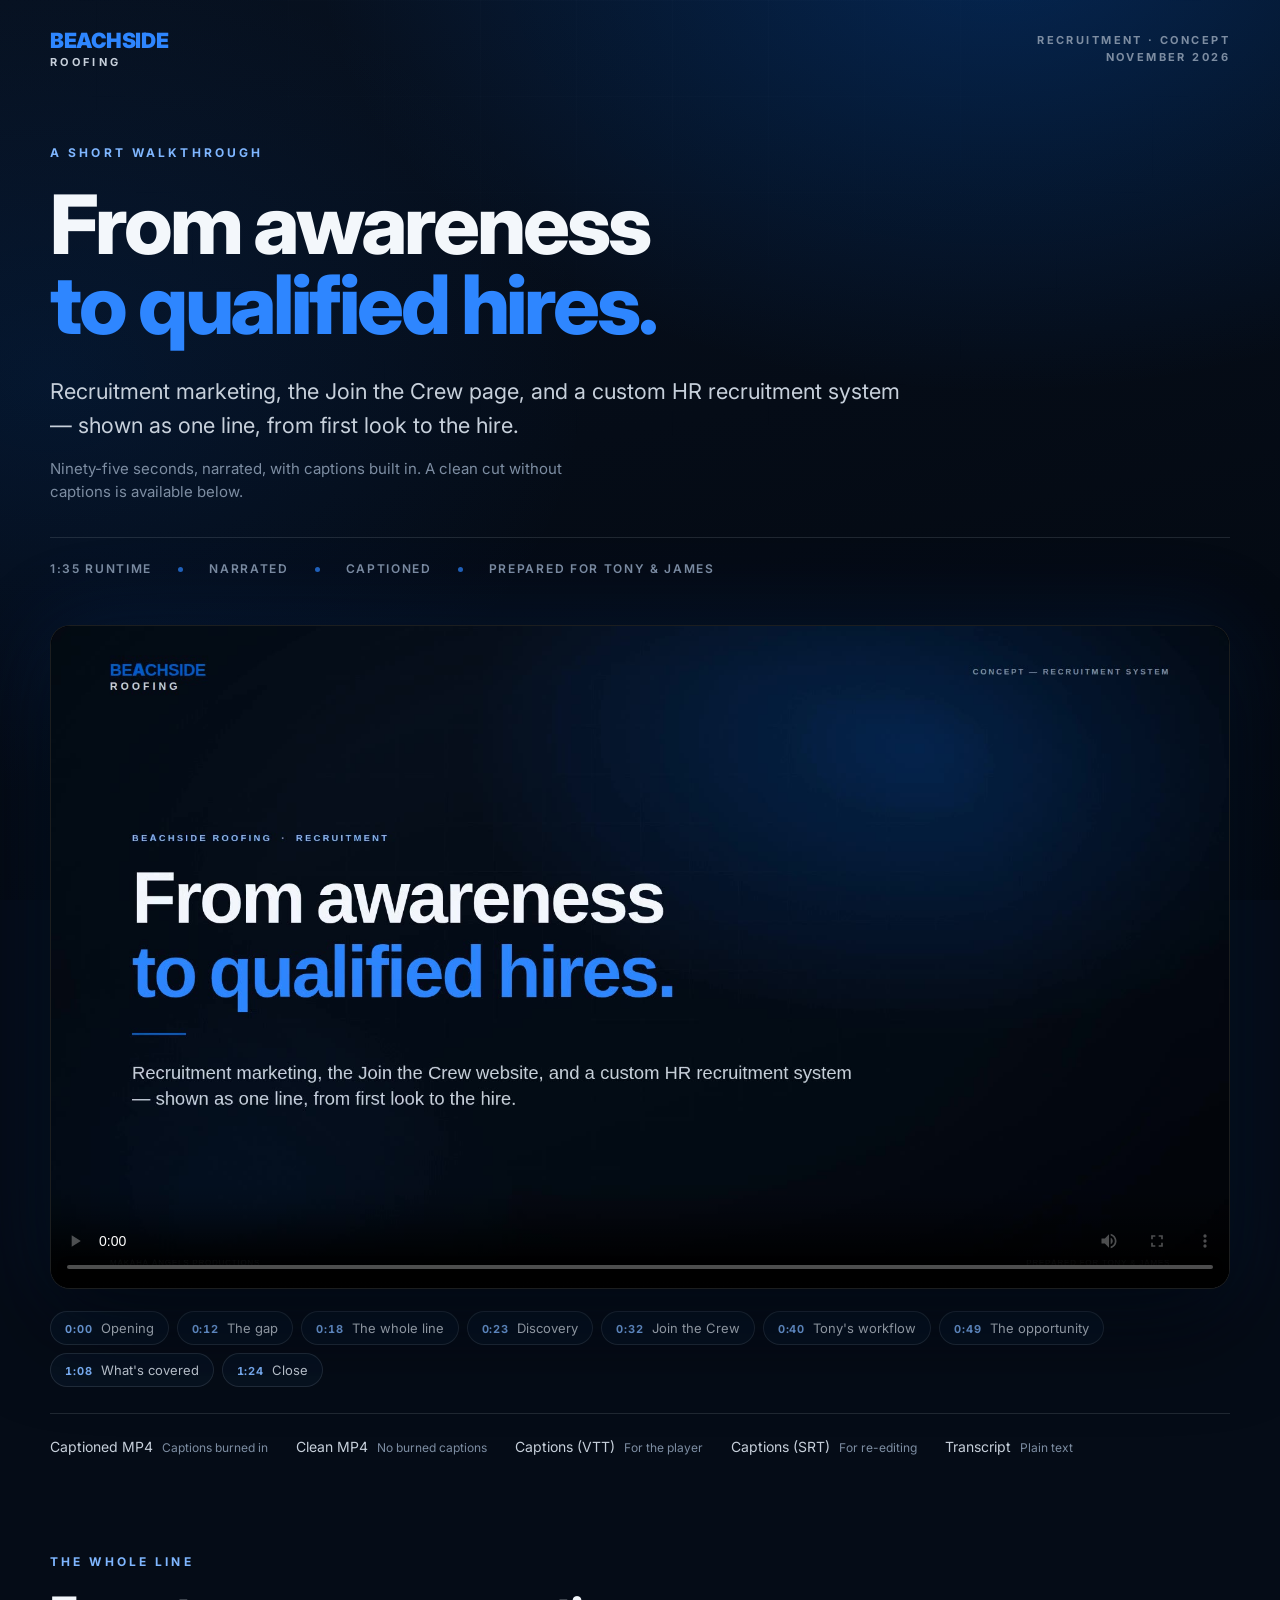
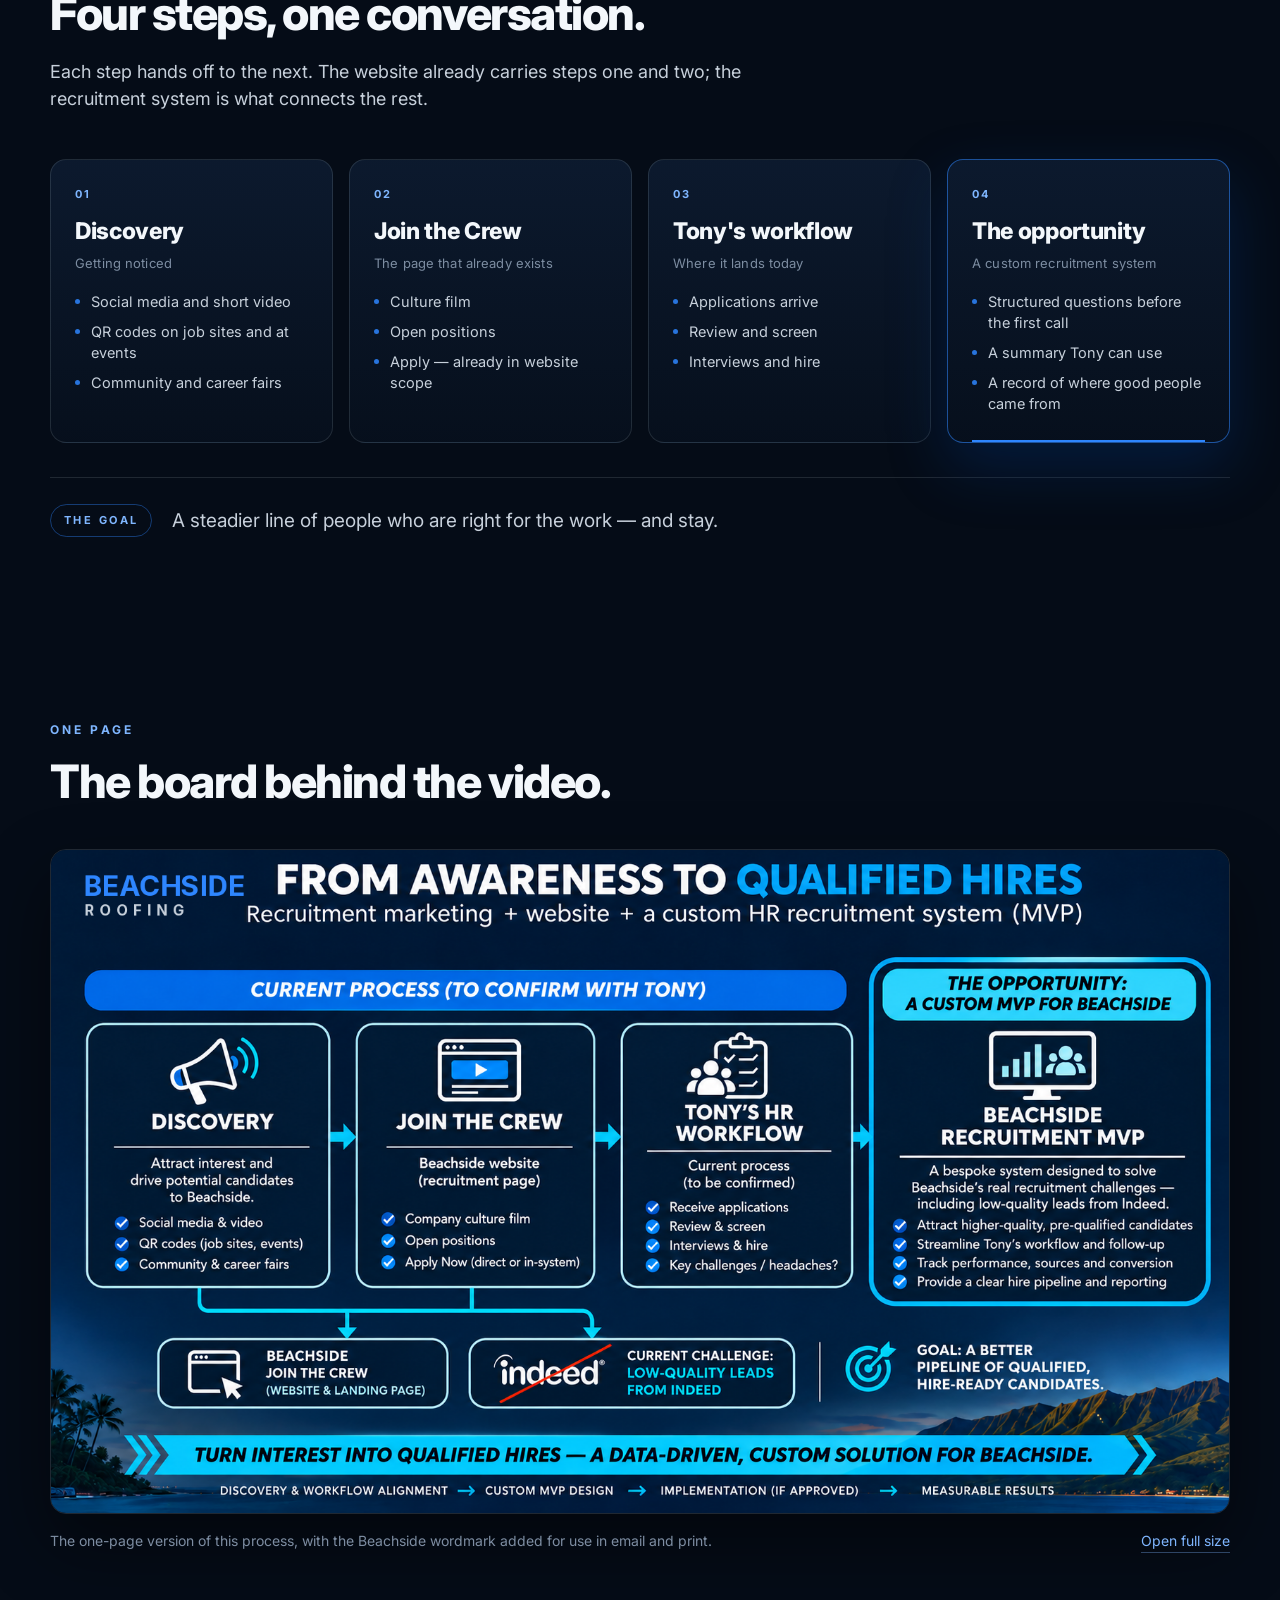
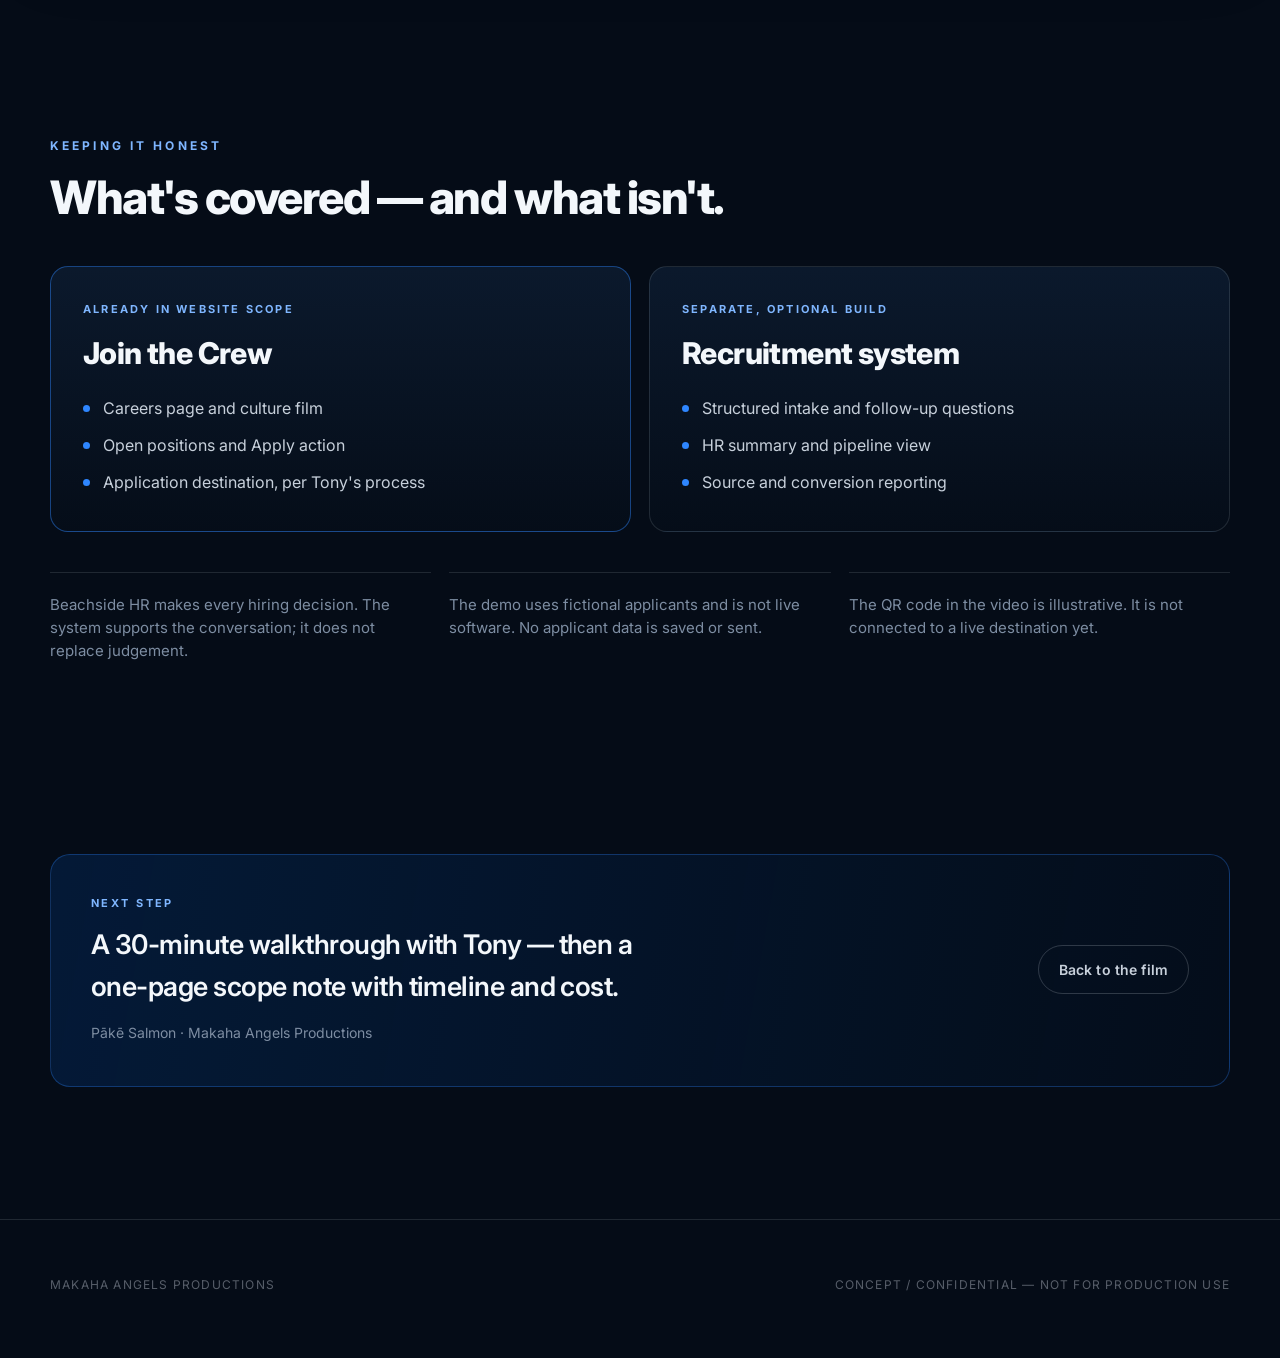
<file: index.html>
<!doctype html>
<html lang="en">
<head>
<meta charset="utf-8">
<meta name="viewport" content="width=device-width, initial-scale=1">
<title>Beachside Roofing — From awareness to qualified hires</title>
<meta name="description" content="A ninety-five second walkthrough of the Beachside recruitment process: discovery, Join the Crew, Tony's HR workflow, and the custom recruitment system.">
<meta name="robots" content="noindex, nofollow, noarchive">
<meta name="theme-color" content="#050c17">

<meta property="og:type" content="website">
<meta property="og:title" content="Beachside Roofing — From awareness to qualified hires">
<meta property="og:description" content="A short, narrated walkthrough of the recruitment process, prepared for Tony and James.">
<meta property="og:image" content="media/poster.jpg">
<meta property="og:image:width" content="1920">
<meta property="og:image:height" content="1080">
<meta name="twitter:card" content="summary_large_image">
<meta name="twitter:title" content="Beachside Roofing — From awareness to qualified hires">
<meta name="twitter:description" content="A short, narrated walkthrough of the recruitment process, prepared for Tony and James.">
<meta name="twitter:image" content="media/poster.jpg">

<link rel="preconnect" href="https://fonts.googleapis.com">
<link rel="preconnect" href="https://fonts.gstatic.com" crossorigin>
<link href="https://fonts.googleapis.com/css2?family=Inter:wght@400;500;600;700;800;900&display=swap" rel="stylesheet">
<link rel="stylesheet" href="explainer.css">
</head>
<body>

<header class="site-header">
  <div class="wrap">
    <a class="wordmark" id="wordmark" href="#top"></a>
    <div class="header-meta" id="header-meta"></div>
  </div>
</header>

<main id="top">
  <div id="explainer"></div>
  <noscript>
    <div class="wrap" style="padding:60px 0">
      <h1 style="font-size:42px;line-height:1.05;letter-spacing:-.03em">From awareness to qualified hires.</h1>
      <p style="margin-top:20px;color:#c7d0db;max-width:62ch">A ninety-five second walkthrough of the Beachside recruitment process: discovery, Join the Crew, Tony's HR workflow, and the custom recruitment system.</p>
      <p style="margin-top:18px"><a style="color:#7fb6ff" href="media/beachside-explainer-captioned.mp4">Watch the captioned film</a></p>
    </div>
  </noscript>
</main>

<footer class="site-footer">
  <div class="wrap">
    <p id="footer-left"></p>
    <p id="footer-right"></p>
  </div>
</footer>

<script src="explainer.config.js"></script>
<script src="explainer.js"></script>
</body>
</html>
<link rel="icon" href="data:image/svg+xml,%3Csvg xmlns='http://www.w3.org/2000/svg' viewBox='0 0 64 64'%3E%3Crect width='64' height='64' rx='12' fill='%23050c17'/%3E%3Ctext x='32' y='45' font-family='Helvetica,Arial' font-size='38' font-weight='bold' fill='%232e86ff' text-anchor='middle'%3EB%3C/text%3E%3C/svg%3E">
</file>
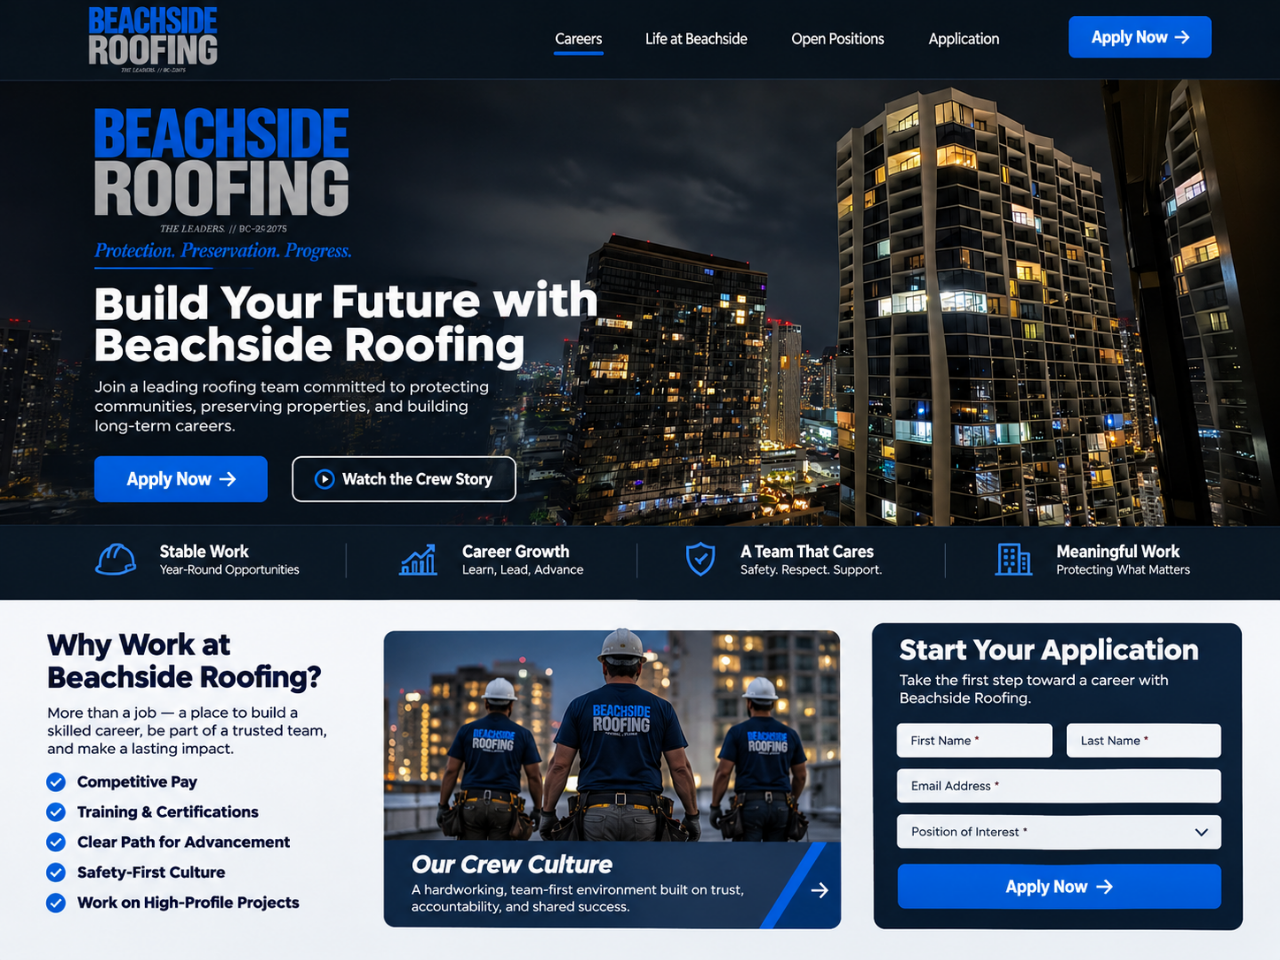
<file: careers/index.html>
<!doctype html>
<html lang="en">
<head>
<meta charset="utf-8">
<meta name="viewport" content="width=device-width, initial-scale=1">
<title>Beachside Roofing — Careers Landing Page</title>
<style>
  html,body{margin:0;padding:0;background:#0b0c0e}
  img{display:block;width:100%;height:auto}
</style>
</head>
<body>
<img src="BeachsideRoofingCareersLandingPage.png" alt="Beachside Roofing careers landing page">
</body>
</html>
</file>
<file: explainer.css>
/* Beachside Recruitment Explainer — presentation layer
   Brand tokens are read from the config and written to :root by explainer.js. */

:root {
  --navy: #050c17;
  --navy-2: #0a182b;
  --blue: #005aca;
  --bright: #2e86ff;
  --pale: #7fb6ff;
  --silver: #c7d0db;
  --white: #f3f7fb;
  --muted: #7d8da2;
  --line: rgba(199, 208, 219, 0.14);
  --line-strong: rgba(199, 208, 219, 0.22);
  --max: 1180px;
}

* { margin: 0; padding: 0; box-sizing: border-box; }

html { scroll-behavior: smooth; }

body {
  background: var(--navy);
  color: var(--white);
  font-family: Inter, -apple-system, BlinkMacSystemFont, "Segoe UI", Helvetica, Arial, sans-serif;
  -webkit-font-smoothing: antialiased;
  text-rendering: optimizeLegibility;
  line-height: 1.55;
  overflow-x: hidden;
}

body::before {
  content: "";
  position: fixed;
  inset: 0;
  z-index: -1;
  background:
    radial-gradient(1100px 720px at 78% -6%, rgba(0, 90, 202, 0.30), transparent 62%),
    radial-gradient(900px 700px at 4% 42%, rgba(0, 90, 202, 0.12), transparent 60%),
    linear-gradient(168deg, #071120 0%, #050c17 48%, #03080f 100%);
}

body::after {
  content: "";
  position: fixed;
  inset: 0;
  z-index: -1;
  pointer-events: none;
  opacity: 0.35;
  background-image:
    linear-gradient(rgba(199, 208, 219, 0.05) 1px, transparent 1px),
    linear-gradient(90deg, rgba(199, 208, 219, 0.05) 1px, transparent 1px);
  background-size: 96px 96px;
  mask-image: radial-gradient(900px 700px at 50% 0%, #000 10%, transparent 75%);
}

.wrap { width: min(var(--max), 100% - 48px); margin-inline: auto; }

/* ---------- header ---------- */
.site-header { padding: 30px 0 0; }
.site-header .wrap { display: flex; align-items: center; justify-content: space-between; gap: 24px; }

.wordmark { display: block; text-decoration: none; line-height: 1; }
.wordmark .b {
  display: block; font-size: 21px; font-weight: 900; letter-spacing: -0.02em;
  color: var(--bright); line-height: 1;
}
.wordmark .r {
  display: block; font-size: 11px; font-weight: 700; letter-spacing: 0.30em;
  color: var(--silver); margin-top: 6px; line-height: 1;
}

.header-meta {
  font-size: 11px; font-weight: 700; letter-spacing: 0.22em; text-transform: uppercase;
  color: var(--muted); text-align: right;
}

/* ---------- hero ---------- */
.hero { padding: 76px 0 0; }
.kicker {
  font-size: 12px; font-weight: 700; letter-spacing: 0.26em; text-transform: uppercase;
  color: var(--pale);
}
.hero h1 {
  margin-top: 22px;
  font-size: clamp(42px, 6.4vw, 88px);
  font-weight: 800;
  letter-spacing: -0.038em;
  line-height: 0.98;
  max-width: 15ch;
}
.hero h1 .accent { color: var(--bright); display: block; }
.hero .lede {
  margin-top: 30px; font-size: clamp(18px, 1.7vw, 22px); line-height: 1.55;
  color: var(--silver); max-width: 62ch;
}
.hero .secondary { margin-top: 14px; font-size: 15px; color: var(--muted); max-width: 60ch; }

.hero-foot {
  display: flex; flex-wrap: wrap; gap: 14px 26px; align-items: center;
  margin-top: 34px; padding-top: 22px; border-top: 1px solid var(--line);
  font-size: 12px; letter-spacing: 0.14em; text-transform: uppercase; color: var(--muted);
  font-weight: 600;
}
.hero-foot .dot { width: 5px; height: 5px; border-radius: 50%; background: var(--bright); opacity: 0.7; }

/* ---------- buttons ---------- */
.btn {
  display: inline-flex; align-items: center; gap: 10px;
  padding: 13px 20px; border-radius: 999px; border: 1px solid transparent;
  font-size: 14px; font-weight: 600; letter-spacing: 0.01em; text-decoration: none;
  color: var(--white); background: var(--blue); cursor: pointer;
  transition: transform 0.18s ease, background 0.18s ease, border-color 0.18s ease;
}
.btn:hover { background: #0a6ae0; transform: translateY(-1px); }
.btn.ghost { background: transparent; border-color: var(--line-strong); color: var(--silver); }
.btn.ghost:hover { border-color: var(--bright); color: var(--white); background: rgba(46, 134, 255, 0.08); }
.btn svg { width: 15px; height: 15px; }

/* ---------- video ---------- */
.player { padding: 46px 0 0; }
.player-shell {
  position: relative; border-radius: 20px; overflow: hidden; background: #000;
  border: 1px solid var(--line); box-shadow: 0 40px 90px rgba(0, 0, 0, 0.55), 0 0 90px rgba(0, 90, 202, 0.18);
}
.player-shell video { display: block; width: 100%; aspect-ratio: 16 / 9; background: #000; }

.chapters { display: flex; flex-wrap: wrap; gap: 8px; margin-top: 22px; }
.chapter {
  display: inline-flex; align-items: baseline; gap: 8px;
  padding: 8px 14px; border-radius: 999px; cursor: pointer;
  border: 1px solid var(--line); background: rgba(10, 24, 43, 0.55);
  color: var(--silver); font-size: 13px; font-family: inherit;
  transition: border-color 0.18s ease, color 0.18s ease, background 0.18s ease;
}
.chapter:hover { border-color: var(--bright); color: var(--white); background: rgba(46, 134, 255, 0.10); }
.chapter.active { border-color: var(--bright); color: var(--white); background: rgba(46, 134, 255, 0.16); }
.chapter.active .t { color: var(--white); }
.chapter .t { font-size: 11px; font-weight: 700; letter-spacing: 0.08em; color: var(--pale); font-variant-numeric: tabular-nums; }

.downloads {
  display: flex; flex-wrap: wrap; gap: 10px 28px; margin-top: 26px;
  padding-top: 22px; border-top: 1px solid var(--line);
}
.download {
  display: inline-flex; align-items: baseline; gap: 9px; text-decoration: none;
  color: var(--silver); font-size: 14px; border-bottom: 1px solid transparent; padding-bottom: 2px;
}
.download:hover { color: var(--white); border-bottom-color: var(--bright); }
.download .n { font-size: 12px; color: var(--muted); }

/* ---------- sections ---------- */
section { padding: 92px 0; }
.section-head { max-width: 760px; }
.section-head h2 {
  margin-top: 18px; font-size: clamp(30px, 3.6vw, 52px); font-weight: 800;
  letter-spacing: -0.032em; line-height: 1.04;
}
.section-head p { margin-top: 20px; font-size: 18px; color: var(--silver); max-width: 66ch; }

.rule { height: 1px; background: var(--line); border: 0; }

/* ---------- steps ---------- */
.steps { display: grid; grid-template-columns: repeat(4, 1fr); gap: 16px; margin-top: 46px; }
.step {
  position: relative; padding: 26px 24px 28px; border-radius: 16px;
  border: 1px solid var(--line);
  background: linear-gradient(180deg, rgba(14, 30, 52, 0.78), rgba(7, 17, 30, 0.78));
  display: flex; flex-direction: column;
}
.step .n { font-size: 11px; font-weight: 700; letter-spacing: 0.22em; color: var(--pale); }
.step h3 { margin-top: 16px; font-size: 23px; font-weight: 800; letter-spacing: -0.015em; line-height: 1.1; }
.step .sub { margin-top: 8px; font-size: 13px; color: var(--muted); letter-spacing: 0.01em; }
.step ul { list-style: none; margin-top: 18px; display: grid; gap: 9px; }
.step li { position: relative; padding-left: 16px; font-size: 14.5px; color: var(--silver); line-height: 1.45; }
.step li::before {
  content: ""; position: absolute; left: 0; top: 8px; width: 5px; height: 5px;
  border-radius: 50%; background: var(--bright); opacity: 0.85;
}
.step.highlight { border-color: rgba(46, 134, 255, 0.55); box-shadow: 0 24px 60px rgba(0, 60, 140, 0.32); }
.step.highlight::after {
  content: ""; position: absolute; left: 24px; right: 24px; bottom: 0; height: 2px; background: var(--bright);
}

.goal {
  display: flex; flex-wrap: wrap; align-items: center; gap: 14px 20px;
  margin-top: 34px; padding-top: 26px; border-top: 1px solid var(--line);
}
.goal .tag {
  font-size: 11px; font-weight: 700; letter-spacing: 0.22em; text-transform: uppercase;
  color: var(--pale); border: 1px solid rgba(46, 134, 255, 0.4); border-radius: 999px; padding: 7px 13px;
}
.goal p { font-size: 19px; color: var(--silver); }

/* ---------- board ---------- */
.board { margin-top: 44px; }
.board img {
  display: block; width: 100%; height: auto; border-radius: 16px;
  border: 1px solid var(--line); box-shadow: 0 30px 70px rgba(0, 0, 0, 0.45);
}
.board figcaption {
  display: flex; flex-wrap: wrap; gap: 8px 18px; align-items: baseline; justify-content: space-between;
  margin-top: 16px; font-size: 14px; color: var(--muted);
}
.board a { color: var(--pale); text-decoration: none; border-bottom: 1px solid rgba(127, 182, 255, 0.35); }
.board a:hover { color: var(--white); }

/* ---------- scope ---------- */
.scope { display: grid; grid-template-columns: 1fr 1fr; gap: 18px; margin-top: 44px; }
.panel {
  padding: 34px 32px 36px; border-radius: 18px; border: 1px solid var(--line);
  background: linear-gradient(180deg, rgba(13, 28, 48, 0.86), rgba(6, 14, 25, 0.86));
}
.panel.on { border-color: rgba(46, 134, 255, 0.45); }
.panel .ph { font-size: 11px; font-weight: 700; letter-spacing: 0.2em; text-transform: uppercase; color: var(--pale); }
.panel h3 { margin: 12px 0 20px; font-size: 30px; font-weight: 800; letter-spacing: -0.02em; }
.panel ul { list-style: none; display: grid; gap: 12px; }
.panel li { position: relative; padding-left: 20px; font-size: 16px; color: var(--silver); }
.panel li::before {
  content: ""; position: absolute; left: 0; top: 9px; width: 7px; height: 7px;
  border-radius: 50%; background: var(--bright);
}

/* ---------- notes ---------- */
.notes { display: grid; grid-template-columns: repeat(3, 1fr); gap: 18px; margin-top: 40px; }
.note { padding-top: 20px; border-top: 1px solid var(--line); }
.note p { font-size: 15px; color: var(--muted); line-height: 1.55; }

/* ---------- next ---------- */
.next {
  margin-top: 8px; padding: 40px 40px 42px; border-radius: 20px;
  border: 1px solid rgba(46, 134, 255, 0.30);
  background: linear-gradient(100deg, rgba(0, 90, 202, 0.18), rgba(0, 90, 202, 0.02));
  display: grid; grid-template-columns: 1fr auto; gap: 24px; align-items: center;
}
.next .label { font-size: 11px; font-weight: 700; letter-spacing: 0.22em; text-transform: uppercase; color: var(--pale); }
.next p { margin-top: 12px; font-size: clamp(20px, 2.2vw, 27px); font-weight: 600; letter-spacing: -0.02em; max-width: 34ch; }
.next .contact { margin-top: 14px; font-size: 14px; color: var(--muted); }
.next .actions { display: flex; flex-direction: column; gap: 10px; align-items: stretch; }

/* ---------- footer ---------- */
.site-footer { padding: 56px 0 64px; border-top: 1px solid var(--line); margin-top: 40px; }
.site-footer .wrap { display: flex; flex-wrap: wrap; gap: 12px 24px; justify-content: space-between; align-items: baseline; }
.site-footer p { font-size: 12px; letter-spacing: 0.10em; text-transform: uppercase; color: rgba(199, 208, 219, 0.42); }

/* ---------- reveal ---------- */
.reveal { opacity: 0; transform: translateY(20px); transition: opacity 0.75s cubic-bezier(0.2, 0.7, 0.2, 1), transform 0.75s cubic-bezier(0.2, 0.7, 0.2, 1); }
.reveal.in { opacity: 1; transform: none; }

/* ---------- responsive ---------- */
@media (max-width: 1000px) {
  .steps { grid-template-columns: repeat(2, 1fr); }
  .notes { grid-template-columns: 1fr; }
  .next { grid-template-columns: 1fr; }
  .next .actions { flex-direction: row; flex-wrap: wrap; }
}

@media (max-width: 720px) {
  .wrap { width: min(var(--max), 100% - 32px); }
  .hero { padding-top: 52px; }
  .site-header .wrap { flex-direction: column; align-items: flex-start; gap: 14px; }
  .hero-foot { gap: 8px 16px; }
  .hero-foot .dot { display: none; }
  .header-meta { text-align: left; }
  .steps, .scope { grid-template-columns: 1fr; }
  section { padding: 64px 0; }
  .player { padding-top: 34px; }
  .next { padding: 28px 24px 30px; }
  .site-footer .wrap { flex-direction: column; }
}

@media (prefers-reduced-motion: reduce) {
  html { scroll-behavior: auto; }
  .reveal { opacity: 1; transform: none; transition: none; }
  .btn:hover { transform: none; }
}
</file>
